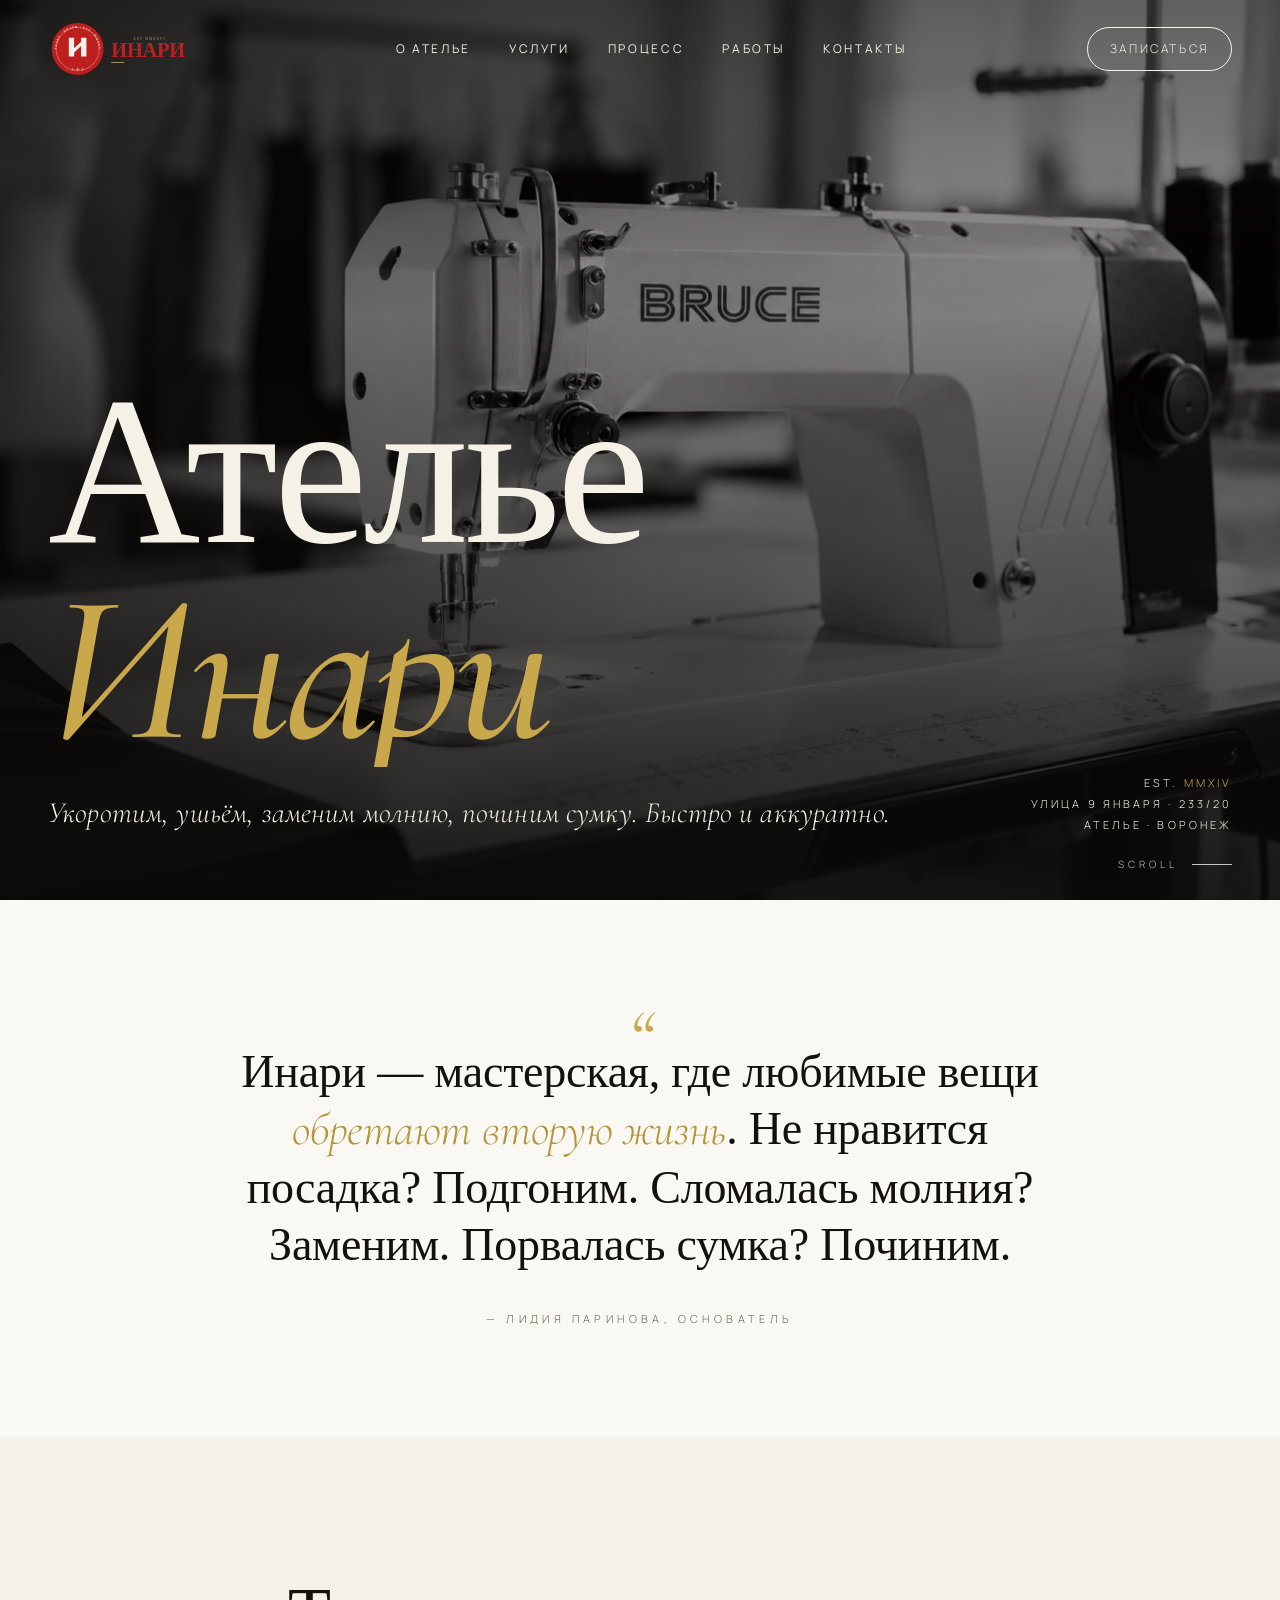
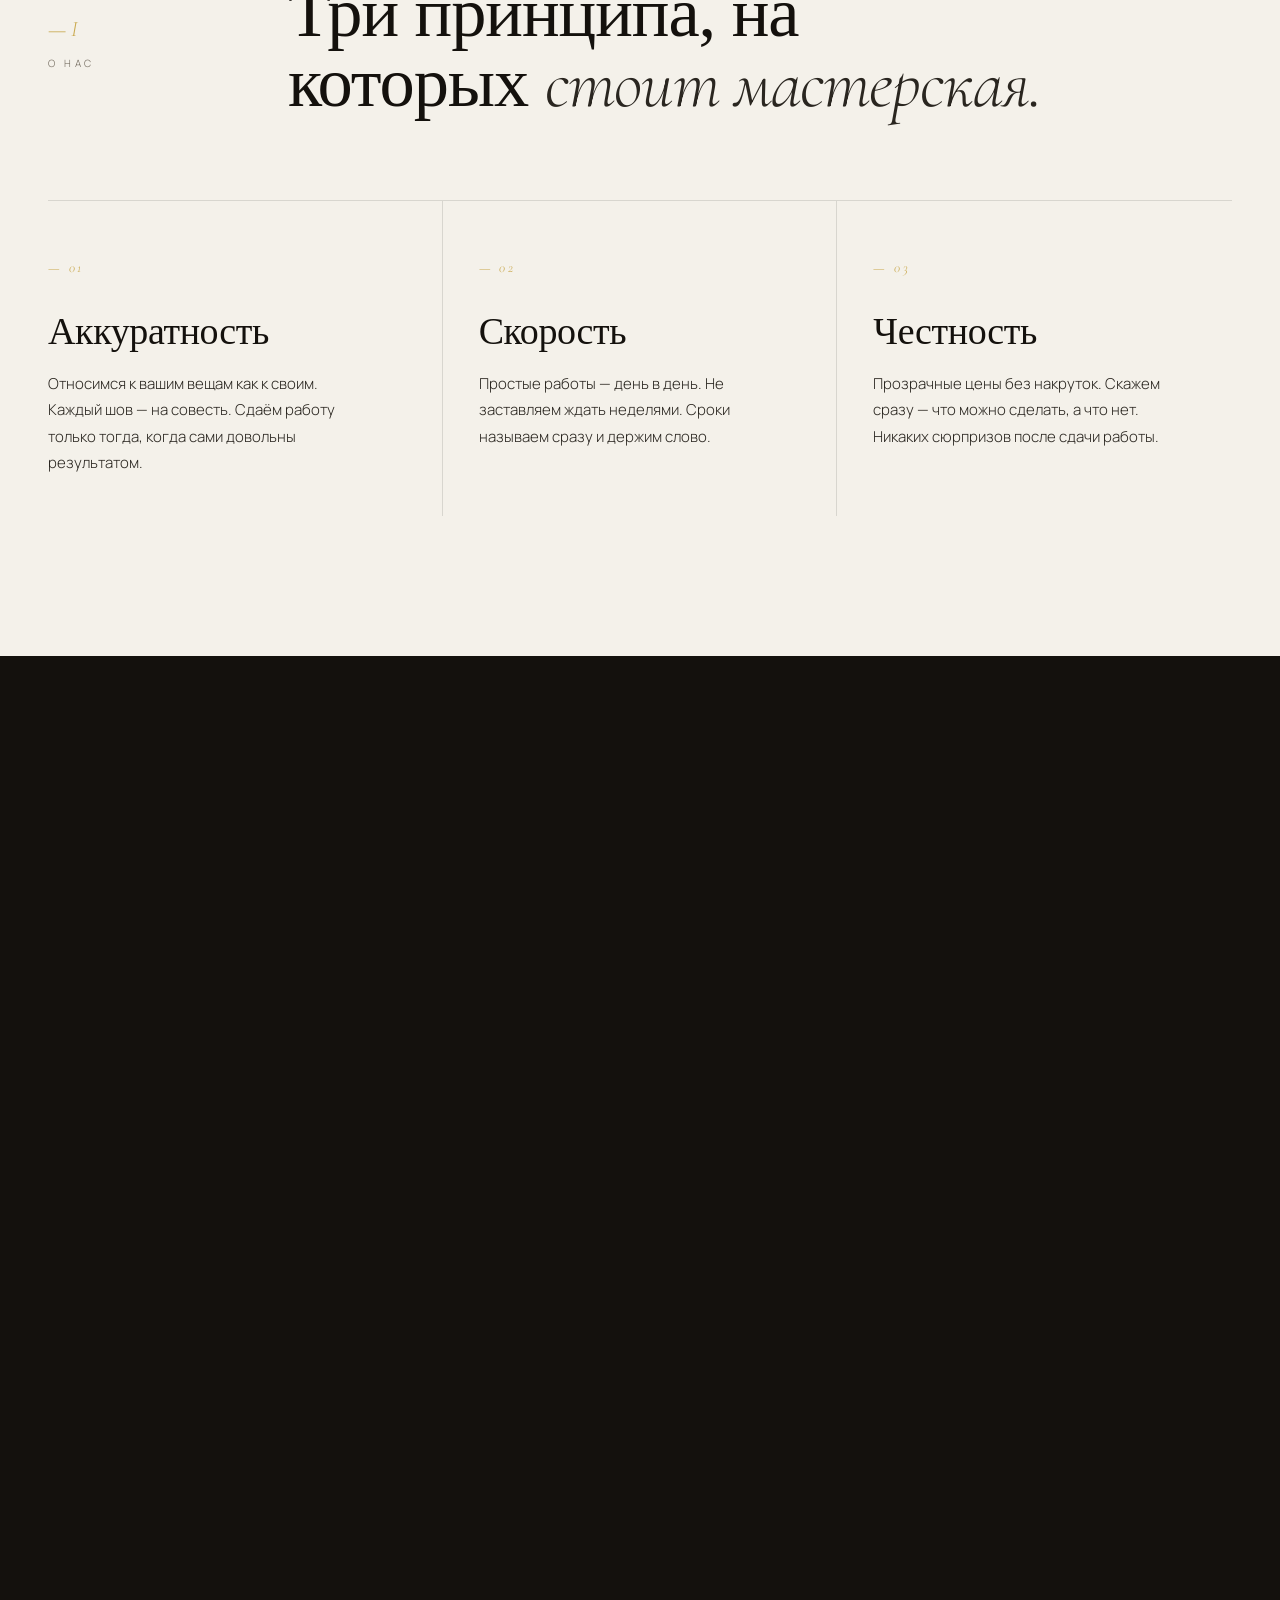
<file: index.html>
<!doctype html>
<html lang="ru">
<head>
<meta charset="utf-8" />
<title>Ателье Инари в Воронеже — ремонт и подгонка одежды | ул. 9 Января, 233/20</title>
<meta name="viewport" content="width=device-width, initial-scale=1" />
<meta name="description" content="Ателье Инари в Воронеже. Укоротить брюки, заменить молнию, ушить, ремонт сумок и рюкзаков, перетяжка колясок. Быстро. Рейтинг 4.9. ☎ +7 (958) 418-24-63" />
<meta name="keywords" content="ателье воронеж, ремонт одежды воронеж, подгонка одежды, заменить молнию воронеж, укоротить брюки, ремонт сумок воронеж, ателье инари, 9 января воронеж" />
<meta name="robots" content="index, follow" />
<meta name="theme-color" content="#14110D" />
<meta name="color-scheme" content="dark" />
<link rel="canonical" href="https://inari-atelier.ru/" />

<!-- Open Graph -->
<meta property="og:type" content="website" />
<meta property="og:url" content="https://inari-atelier.ru/" />
<meta property="og:site_name" content="Ателье Инари" />
<meta property="og:locale" content="ru_RU" />
<meta property="og:title" content="Ателье Инари — ремонт и подгонка одежды в Воронеже" />
<meta property="og:description" content="Укоротим, ушьём, заменим молнию, починим сумку. Быстро и аккуратно. Рейтинг 4.9 на Яндекс Картах. ул. 9 Января, 233/20." />
<meta property="og:image" content="https://inari-atelier.ru/og-image.jpg" />
<meta property="og:image:width" content="1366" />
<meta property="og:image:height" content="762" />
<meta property="og:image:type" content="image/jpeg" />
<meta property="og:image:alt" content="Ателье Инари — индивидуальный пошив в Воронеже" />

<!-- Twitter Card -->
<meta name="twitter:card" content="summary_large_image" />
<meta name="twitter:title" content="Ателье Инари — ремонт и подгонка одежды в Воронеже" />
<meta name="twitter:description" content="Укоротим, ушьём, заменим молнию, починим сумку. Быстро и аккуратно. Рейтинг 4.9. ул. 9 Января, 233/20." />
<meta name="twitter:image" content="https://inari-atelier.ru/og-image.jpg" />

<!-- Favicons -->
<link rel="icon" type="image/svg+xml" href="favicon.svg" />
<link rel="icon" type="image/png" sizes="32x32" href="favicon-32x32%20(2).png" />
<link rel="icon" type="image/png" sizes="16x16" href="favicon-16x16%20(2).png" />
<link rel="apple-touch-icon" sizes="180x180" href="apple-touch-icon%20(2).png" />
<link rel="manifest" href="manifest.json" />

<!-- Preload LCP image — responsive (mobile берёт hero-mobile.avif ~14KB, desktop 32KB) -->
<link rel="preload" as="image" href="hero.avif" imagesrcset="hero-mobile.avif 880w, hero.avif 1600w" imagesizes="100vw" type="image/avif" fetchpriority="high" />

<!-- Main JS — defer: грузится параллельно с HTML, выполняется после парсинга -->
<script src="app.js?v=2" defer></script>

<!-- DNS prefetch / preconnect -->
<link rel="dns-prefetch" href="https://yandex.ru" />
<link rel="preconnect" href="https://fonts.googleapis.com" crossorigin />
<link rel="preconnect" href="https://fonts.gstatic.com" crossorigin />

<!-- Google Fonts — не блокирует рендер (media=print trick) -->
<link rel="preload" as="style" href="https://fonts.googleapis.com/css2?family=Cormorant+Garamond:ital,wght@0,300;0,400;0,500;1,400;1,500&family=Manrope:wght@400;500&display=swap" />
<link rel="stylesheet" href="https://fonts.googleapis.com/css2?family=Cormorant+Garamond:ital,wght@0,300;0,400;0,500;1,400;1,500&family=Manrope:wght@400;500&display=swap" media="print" onload="this.media='all'" />
<noscript><link rel="stylesheet" href="https://fonts.googleapis.com/css2?family=Cormorant+Garamond:ital,wght@0,300;0,400;0,500;1,400;1,500&family=Manrope:wght@400;500&display=swap" /></noscript>
<style>
  /* Системные fallback-шрифты до загрузки Google Fonts */
  @font-face {
    font-family: "Cormorant Garamond";
    font-style: normal;
    font-weight: 300 500;
    font-display: swap;
    src: local("Georgia"), local("Times New Roman");
    size-adjust: 105%;
  }
  @font-face {
    font-family: "Manrope";
    font-style: normal;
    font-weight: 300 600;
    font-display: swap;
    src: local("Segoe UI"), local("Helvetica Neue"), local("Arial");
    size-adjust: 100%;
  }

  :root {
    --milk: #F4F1EA;
    --milk-2: #ECE7DC;
    --paper: #FAF8F3;
    --ink: #14110D;
    --ink-2: #2A2620;
    --mute: #6E665A;
    --rule: #1d1a15;
    --gold: #C9A84C;
    --gold-soft: #B89438;
    --serif: "Cormorant Garamond", "Times New Roman", serif;
    --sans: "Manrope", system-ui, sans-serif;
  }

  * { box-sizing: border-box; margin: 0; padding: 0; }
  html { scroll-behavior: smooth; }
  body.menu-open { overflow: hidden; }
  body.menu-open .nav {
    mix-blend-mode: normal;
    background: transparent;
    color: var(--milk);
  }
  body {
    background: var(--paper);
    color: var(--ink);
    font-family: var(--sans);
    font-weight: 300;
    font-size: 16px;
    line-height: 1.6;
    -webkit-font-smoothing: antialiased;
    text-rendering: optimizeLegibility;
    overflow-x: hidden;
  }
  img { max-width: 100%; display: block; }
  a { color: inherit; text-decoration: none; }

  .wrap { max-width: 1340px; margin: 0 auto; padding: 0 48px; }
  @media (max-width: 720px) { .wrap { padding: 0 24px; } }

  .serif { font-family: var(--serif); font-weight: 300; letter-spacing: -0.005em; }
  .eyebrow {
    font-family: var(--sans);
    font-size: 11px;
    font-weight: 500;
    letter-spacing: 0.32em;
    text-transform: uppercase;
    color: var(--mute);
  }
  .eyebrow .dot {
    display: inline-block;
    width: 5px; height: 5px;
    background: var(--gold);
    border-radius: 50%;
    transform: translateY(-2px);
    margin: 0 14px;
  }
  .hair {
    height: 1px;
    background: var(--ink);
    opacity: 0.15;
    width: 100%;
  }
  .vrule {
    width: 1px;
    background: currentColor;
    opacity: 0.2;
  }

  /* ──────── NAV ──────── */
  .nav {
    position: fixed;
    top: 0; left: 0; right: 0;
    z-index: 60;
    padding: 22px 48px;
    display: flex;
    align-items: center;
    justify-content: space-between;
    transition: background 600ms ease, padding 400ms ease, color 400ms ease;
    color: #f6f1e6;
  }
  .nav.scrolled {
    background: rgba(250,248,243,0.92);
    backdrop-filter: blur(14px);
    padding: 16px 48px;
    color: var(--ink);
    border-bottom: 1px solid rgba(20,17,13,0.06);
  }
  @media (max-width: 720px) { .nav, .nav.scrolled { padding-left: 24px; padding-right: 24px; } }

  .logo {
    display: flex;
    align-items: center;
    gap: 10px;
  }
  .logo-img {
    height: 54px;
    width: auto;
    display: block;
  }
  @media (max-width: 880px) {
    .logo-img { height: 36px; }
  }
  .foot-logo-img {
    height: 40px;
    width: auto;
    display: block;
  }
  .nav-links {
    display: flex;
    gap: 38px;
    font-size: 12px;
    letter-spacing: 0.22em;
    text-transform: uppercase;
    font-weight: 400;
  }
  .nav-links a {
    position: relative;
    padding: 4px 0;
    transition: opacity 300ms ease;
  }
  .nav-links a:hover { opacity: 0.55; }
  .nav-cta {
    font-size: 12px;
    letter-spacing: 0.22em;
    text-transform: uppercase;
    padding: 11px 22px;
    border: 1px solid currentColor;
    border-radius: 999px;
    transition: all 400ms ease;
  }
  .nav-cta:hover {
    background: var(--gold);
    border-color: var(--gold);
    color: #fff;
  }
  @media (max-width: 880px) { .nav-links, .nav-cta { display: none; } }

  /* ──────── BURGER ──────── */
  .nav-burger {
    display: none;
    flex-direction: column;
    justify-content: center;
    gap: 6px;
    cursor: pointer;
    padding: 6px;
    border: none;
    background: none;
    color: inherit;
    position: relative;
    z-index: 60;
  }
  .nav-burger span {
    display: block;
    width: 22px; height: 1px;
    background: currentColor;
    transition: transform 400ms ease, opacity 300ms ease;
    transform-origin: center;
  }
  body.menu-open .nav-burger span:nth-child(1) { transform: translateY(7px) rotate(45deg); }
  body.menu-open .nav-burger span:nth-child(2) { opacity: 0; transform: scaleX(0); }
  body.menu-open .nav-burger span:nth-child(3) { transform: translateY(-7px) rotate(-45deg); }
  @media (max-width: 880px) { .nav-burger { display: flex; } }

  /* ──────── MOBILE NAV OVERLAY ──────── */
  .nav-mobile {
    position: fixed; inset: 0;
    background: var(--ink);
    z-index: 55;
    display: flex;
    flex-direction: column;
    align-items: center;
    justify-content: center;
    gap: 0;
    opacity: 0;
    pointer-events: none;
    transition: opacity 450ms ease;
  }
  body.menu-open .nav-mobile { opacity: 1; pointer-events: all; }
  .nav-mobile a {
    font-family: var(--serif);
    font-style: italic;
    font-weight: 300;
    font-size: clamp(34px, 9vw, 54px);
    color: var(--milk);
    letter-spacing: -0.01em;
    padding: 12px 0;
    transition: color 300ms ease;
    opacity: 0;
    transform: translateY(20px);
    transition: color 300ms ease, opacity 500ms ease, transform 500ms ease;
  }
  body.menu-open .nav-mobile a { opacity: 1; transform: translateY(0); }
  body.menu-open .nav-mobile a:nth-child(1) { transition-delay: 80ms; }
  body.menu-open .nav-mobile a:nth-child(2) { transition-delay: 140ms; }
  body.menu-open .nav-mobile a:nth-child(3) { transition-delay: 200ms; }
  body.menu-open .nav-mobile a:nth-child(4) { transition-delay: 260ms; }
  body.menu-open .nav-mobile a:nth-child(5) { transition-delay: 320ms; }
  .nav-mobile a:hover { color: var(--gold); }
  .nav-mobile .mob-cta-wrap {
    display: flex; flex-direction: column; gap: 12px;
    margin-top: 36px; width: 100%; max-width: 280px;
    opacity: 0; transform: translateY(20px);
    transition: opacity 500ms ease 400ms, transform 500ms ease 400ms;
  }
  body.menu-open .nav-mobile .mob-cta-wrap { opacity: 1; transform: translateY(0); }
  .nav-mobile .mob-btn {
    display: flex; align-items: center; justify-content: center;
    padding: 15px 28px; border-radius: 999px;
    font-size: 12px; letter-spacing: 0.26em; text-transform: uppercase;
    font-family: var(--sans); font-style: normal; font-weight: 400;
    min-height: 48px; transition: all 400ms ease;
  }
  .nav-mobile .mob-btn.primary { background: var(--gold); color: var(--ink); border: 1px solid var(--gold); }
  .nav-mobile .mob-btn.primary:hover { background: #b8943a; }
  .nav-mobile .mob-btn.outline { border: 1px solid rgba(244,241,234,0.4); color: var(--milk); }
  .nav-mobile .mob-btn.outline:hover { border-color: var(--milk); }
  .nav-mobile-footer {
    position: absolute; bottom: 32px; left: 0; right: 0;
    text-align: center;
    font-size: 10px; letter-spacing: 0.35em; text-transform: uppercase;
    color: rgba(244,241,234,0.35);
    opacity: 0; transition: opacity 500ms ease 480ms;
  }
  body.menu-open .nav-mobile-footer { opacity: 1; }

  /* ──────── HERO ──────── */
  .hero {
    position: relative;
    min-height: 100vh;
    color: #f6f1e6;
    overflow: hidden;
    display: flex;
    align-items: flex-end;
    padding-bottom: 64px;
  }
  .hero::before {
    content: "";
    position: absolute; inset: 0;
    background: #0c0a08;
    z-index: 0;
  }
  .hero-img {
    position: absolute;
    inset: 0;
    width: 100%;
    height: 100%;
    object-fit: cover;
    object-position: 55% 30%;
    filter: grayscale(1) contrast(1.05) brightness(0.78);
    z-index: 1;
    transform: scale(1.02);
    animation: heroSlow 22s ease-out infinite alternate;
  }
  @keyframes heroSlow {
    from { transform: scale(1.02); }
    to   { transform: scale(1.10); }
  }
  .hero::after {
    content: "";
    position: absolute; inset: 0;
    background:
      linear-gradient(180deg, rgba(12,10,8,0.55) 0%, rgba(12,10,8,0.25) 35%, rgba(12,10,8,0.85) 100%),
      linear-gradient(90deg, rgba(12,10,8,0.45) 0%, rgba(12,10,8,0) 50%);
    z-index: 2;
  }
  .hero-inner {
    position: relative;
    z-index: 3;
    width: 100%;
  }
  .hero-grid {
    display: grid;
    grid-template-columns: 1fr auto;
    align-items: end;
    gap: 48px;
  }
  .hero-title {
    font-family: var(--serif);
    font-weight: 500;
    font-size: clamp(87px, 16.5vw, 252px);
    line-height: 0.92;
    letter-spacing: -0.02em;
    text-wrap: balance;
  }
  .hero-title .it { font-style: italic; font-weight: 500; color: var(--gold); }
  .hero-sub {
    font-family: var(--serif);
    font-style: italic;
    font-weight: 300;
    font-size: clamp(20px, 2.3vw, 30px);
    margin-top: 22px;
    opacity: 0.92;
    letter-spacing: 0.005em;
  }
  .hero-meta {
    font-size: 11px;
    letter-spacing: 0.28em;
    text-transform: uppercase;
    text-align: right;
    line-height: 1.9;
    opacity: 0.85;
  }
  .hero-meta .gold { color: var(--gold); }
  .scroll-hint {
    position: absolute;
    right: 48px; bottom: 28px;
    z-index: 3;
    font-size: 10px;
    letter-spacing: 0.4em;
    text-transform: uppercase;
    display: flex;
    align-items: center;
    gap: 14px;
    opacity: 0.8;
  }
  .scroll-hint .line {
    width: 40px; height: 1px; background: currentColor;
    animation: scrollLine 2.4s ease-in-out infinite;
  }
  @keyframes scrollLine {
    0%,100% { transform: scaleX(1); opacity: 0.4; }
    50%     { transform: scaleX(1.6); opacity: 1; }
  }
  @media (max-width: 720px) {
    .scroll-hint { right: 24px; }
    .hero-grid { grid-template-columns: 1fr; gap: 24px; }
    .hero-meta { text-align: left; font-size: 10px; letter-spacing: 0.2em; }
    .hero { min-height: 100svh; min-height: 100vh; padding-bottom: 48px; }
    .hero-sub { font-size: clamp(22px, 5.5vw, 32px); margin-top: 16px; }
    .hero-cta-mobile { display: flex !important; }
  }
  .hero-cta-mobile {
    display: none;
    flex-wrap: wrap; gap: 12px;
    margin-top: 28px;
  }
  .hero-cta-mobile a {
    display: inline-flex; align-items: center; justify-content: center;
    padding: 14px 28px; border-radius: 999px;
    font-family: var(--sans); font-size: 12px;
    letter-spacing: 0.24em; text-transform: uppercase;
    min-height: 48px; min-width: 44px;
    transition: all 400ms ease;
  }
  .hero-cta-mobile .hc-primary {
    background: var(--gold); color: var(--ink); border: 1px solid var(--gold);
  }
  .hero-cta-mobile .hc-outline {
    border: 1px solid rgba(246,241,230,0.45); color: #f6f1e6;
  }

  /* ──────── SECTION SCAFFOLD ──────── */
  section { position: relative; padding: 140px 0; }
  @media (max-width: 720px) { section { padding: 90px 0; } }

  .section-head {
    display: grid;
    grid-template-columns: 200px 1fr;
    gap: 40px;
    align-items: baseline;
    margin-bottom: 80px;
  }
  .section-head h2 {
    font-family: var(--serif);
    font-weight: 300;
    font-size: clamp(40px, 5.5vw, 76px);
    line-height: 1;
    letter-spacing: -0.015em;
    text-wrap: balance;
  }
  .section-head h2 .it { font-style: italic; color: var(--ink-2); }
  .section-head .index {
    font-family: var(--serif);
    font-style: italic;
    color: var(--gold);
    font-size: 22px;
  }
  .section-head .index small {
    display: block;
    font-family: var(--sans);
    font-style: normal;
    color: var(--mute);
    font-size: 10px;
    letter-spacing: 0.35em;
    text-transform: uppercase;
    margin-top: 8px;
  }
  @media (max-width: 720px) {
    .section-head { grid-template-columns: 1fr; gap: 16px; margin-bottom: 50px; }
  }

  /* ──────── PHILOSOPHY (quote) ──────── */
  .philo {
    background: var(--paper);
    padding-top: 110px;
    padding-bottom: 110px;
  }
  .philo-quote {
    max-width: 980px;
    margin: 0 auto;
    text-align: center;
  }
  .philo-quote .mark {
    color: var(--gold);
    font-family: var(--serif);
    font-style: italic;
    font-size: 80px;
    line-height: 0;
    display: inline-block;
    transform: translateY(28px);
  }
  .philo-quote p {
    font-family: var(--serif);
    font-weight: 300;
    font-size: clamp(28px, 3.6vw, 46px);
    line-height: 1.25;
    letter-spacing: -0.005em;
    text-wrap: balance;
  }
  .philo-quote p em { color: var(--gold-soft); font-style: italic; }
  .philo-quote .sign {
    margin-top: 36px;
    font-size: 11px;
    letter-spacing: 0.4em;
    text-transform: uppercase;
    color: var(--mute);
  }

  /* ──────── VALUES ──────── */
  .values {
    background: var(--milk);
  }
  .values-grid {
    display: grid;
    grid-template-columns: repeat(3, 1fr);
    gap: 0;
    border-top: 1px solid rgba(20,17,13,0.12);
  }
  .value {
    padding: 56px 36px 40px 0;
    border-right: 1px solid rgba(20,17,13,0.12);
    position: relative;
  }
  .value:last-child { border-right: none; padding-right: 0; }
  .value:not(:first-child) { padding-left: 36px; }
  .value .num {
    font-family: var(--serif);
    font-style: italic;
    color: var(--gold);
    font-size: 14px;
    letter-spacing: 0.2em;
    margin-bottom: 32px;
    display: block;
  }
  .value h3 {
    font-family: var(--serif);
    font-weight: 300;
    font-size: clamp(28px, 3vw, 38px);
    line-height: 1.1;
    margin-bottom: 18px;
    letter-spacing: -0.01em;
  }
  .value h3 .ja {
    display: block;
    font-size: 12px;
    letter-spacing: 0.4em;
    color: var(--mute);
    font-family: var(--sans);
    font-style: normal;
    text-transform: uppercase;
    margin-bottom: 14px;
  }
  .value p {
    color: var(--ink-2);
    font-size: 15px;
    line-height: 1.75;
    max-width: 32ch;
  }
  @media (max-width: 880px) {
    .values-grid { grid-template-columns: 1fr; }
    .value { border-right: none; border-bottom: 1px solid rgba(20,17,13,0.12); padding: 40px 0; }
    .value:not(:first-child) { padding-left: 0; }
    .value:last-child { border-bottom: none; }
  }

  /* ──────── SERVICES ──────── */
  .services { background: var(--ink); color: var(--milk); }
  .services .section-head h2 .it,
  .services .section-head .index small { color: rgba(244,241,234,0.55); }
  .services .section-head { color: var(--milk); }
  .svc-list {
    list-style: none;
    border-top: 1px solid rgba(244,241,234,0.18);
  }
  .svc {
    display: grid;
    grid-template-columns: 80px 1fr 1.4fr auto;
    align-items: center;
    gap: 32px;
    padding: 38px 0;
    border-bottom: 1px solid rgba(244,241,234,0.18);
    transition: padding 500ms ease, background 500ms ease;
    cursor: default;
    position: relative;
  }
  .svc:hover { padding-left: 24px; padding-right: 24px; }
  .svc:hover .svc-arrow { transform: translateX(8px); color: var(--gold); }
  .svc-num {
    font-family: var(--serif);
    font-style: italic;
    color: var(--gold);
    font-size: 18px;
    letter-spacing: 0.1em;
  }
  .svc-name {
    font-family: var(--serif);
    font-weight: 300;
    font-size: clamp(26px, 3.2vw, 42px);
    line-height: 1.05;
    letter-spacing: -0.01em;
  }
  .svc-desc {
    color: rgba(244,241,234,0.62);
    font-size: 14px;
    line-height: 1.7;
    max-width: 48ch;
  }
  .svc-arrow {
    font-family: var(--serif);
    font-style: italic;
    color: rgba(244,241,234,0.55);
    font-size: 22px;
    transition: transform 500ms ease, color 500ms ease;
  }
  @media (max-width: 880px) {
    .svc { grid-template-columns: 50px 1fr; }
    .svc-desc, .svc-arrow { grid-column: 2 / -1; }
    .svc-arrow { justify-self: end; }
  }

  /* ──────── PROCESS ──────── */
  .process { background: var(--paper); }
  .process-grid {
    display: grid;
    grid-template-columns: 1.05fr 1fr;
    gap: 80px;
    align-items: stretch;
  }
  @media (max-width: 980px) { .process-grid { grid-template-columns: 1fr; gap: 50px; } }

  .process-steps {
    display: flex;
    flex-direction: column;
    gap: 0;
  }
  .step {
    display: grid;
    grid-template-columns: 90px 1fr;
    gap: 28px;
    padding: 36px 0;
    border-bottom: 1px solid rgba(20,17,13,0.12);
    align-items: start;
    position: relative;
  }
  .step:first-child { padding-top: 0; border-top: 1px solid rgba(20,17,13,0.12); }
  .step .num {
    font-family: var(--serif);
    font-weight: 300;
    font-size: 64px;
    line-height: 0.9;
    color: var(--ink);
    display: flex;
    flex-direction: column;
    gap: 2px;
  }
  .step .num .ja {
    font-size: 13px;
    color: var(--gold);
    letter-spacing: 0.4em;
    font-family: var(--sans);
  }
  .step h4 {
    font-family: var(--serif);
    font-weight: 300;
    font-size: clamp(24px, 2.4vw, 30px);
    margin-bottom: 8px;
    letter-spacing: -0.005em;
  }
  .step h4 em { color: var(--gold-soft); font-style: italic; }
  .step p {
    color: var(--ink-2);
    font-size: 14px;
    line-height: 1.75;
    max-width: 42ch;
  }

  .process-figure {
    position: relative;
    background: var(--milk-2);
    overflow: hidden;
    min-height: 540px;
  }
  .process-figure img {
    position: absolute; inset: 0;
    width: 100%; height: 100%;
    object-fit: cover;
    filter: grayscale(0.9) contrast(1.05) brightness(0.95);
    transition: transform 1600ms cubic-bezier(.2,.7,.2,1);
  }
  .process-figure:hover img { transform: scale(1.06); }
  .process-figure .stamp {
    position: absolute;
    bottom: 24px; left: 28px;
    color: #f6f1e6;
    font-size: 10px;
    letter-spacing: 0.4em;
    text-transform: uppercase;
    z-index: 2;
  }
  .process-figure .frame {
    position: absolute; inset: 18px;
    border: 1px solid rgba(246,241,230,0.35);
    pointer-events: none;
    z-index: 2;
  }

  /* ──────── GALLERY ──────── */
  .gallery {
    background: var(--milk);
    padding-bottom: 140px;
  }
  .gallery > .wrap { padding-bottom: 0; }

  /* ── КАРУСЕЛЬ ── */
  .carousel-wrap {
    width: 100%;
    overflow: hidden;
    cursor: grab;
    user-select: none;
    -webkit-user-select: none;
    margin-top: 48px;
    touch-action: pan-y; /* браузер обрабатывает вертикальный скролл, JS — горизонтальный */
  }
  .carousel-wrap.is-dragging { cursor: grabbing; }
  .carousel-track {
    display: flex;
    gap: 6px;
    width: max-content;
    /* CLS prevention: резервируем высоту до того как JS добавит элементы */
    min-height: clamp(220px, 28vw, 420px);
    will-change: transform;
  }
  .car-item {
    flex-shrink: 0;
    width: clamp(220px, 28vw, 420px);
    aspect-ratio: 1 / 1;
    overflow: hidden;
    background: var(--ink);
  }
  .car-item img {
    width: 100%; height: 100%;
    object-fit: cover;
    pointer-events: none;
    filter: grayscale(0.15) contrast(1.02);
    transition: filter 400ms ease;
    display: block;
  }
  .carousel-wrap:hover .car-item img { filter: grayscale(0) contrast(1.05); }
  @media (max-width: 600px) {
    .car-item { width: clamp(200px, 72vw, 300px); }
  }

  /* ──────── CTA ──────── */
  .cta-section {
    background: var(--ink);
    color: var(--milk);
    text-align: center;
    padding: 160px 0;
    position: relative;
    overflow: hidden;
  }
  .cta-section::before {
    content: "И";
    position: absolute;
    inset: 0;
    display: flex; align-items: center; justify-content: center;
    font-family: var(--serif);
    font-size: clamp(280px, 50vw, 720px);
    color: rgba(201,168,76,0.05);
    line-height: 1;
    letter-spacing: 0.05em;
    pointer-events: none;
    user-select: none;
  }
  .cta-inner { position: relative; z-index: 1; }
  .cta-eyebrow {
    color: var(--gold);
    font-size: 11px;
    letter-spacing: 0.4em;
    text-transform: uppercase;
    margin-bottom: 32px;
  }
  .cta-section h2 {
    font-family: var(--serif);
    font-weight: 300;
    font-size: clamp(44px, 7vw, 110px);
    line-height: 0.98;
    letter-spacing: -0.02em;
    margin-bottom: 32px;
    text-wrap: balance;
  }
  .cta-section h2 .it { font-style: italic; color: var(--gold); }
  .cta-section p.lead {
    font-family: var(--serif);
    font-style: italic;
    font-size: clamp(18px, 2vw, 24px);
    color: rgba(244,241,234,0.7);
    max-width: 540px;
    margin: 0 auto 56px;
    line-height: 1.5;
  }
  .cta-btn {
    display: inline-flex;
    align-items: center;
    gap: 18px;
    padding: 22px 44px;
    border: 1px solid var(--gold);
    color: var(--milk);
    font-size: 12px;
    letter-spacing: 0.35em;
    text-transform: uppercase;
    border-radius: 999px;
    transition: all 600ms cubic-bezier(.2,.7,.2,1);
    position: relative;
    overflow: hidden;
  }
  .cta-btn .arrow {
    width: 28px; height: 1px;
    background: var(--gold);
    position: relative;
    transition: width 600ms ease;
  }
  .cta-btn .arrow::after {
    content: "";
    position: absolute;
    right: 0; top: -3px;
    width: 7px; height: 7px;
    border-top: 1px solid var(--gold);
    border-right: 1px solid var(--gold);
    transform: rotate(45deg);
  }
  .cta-btn:hover { background: var(--gold); color: var(--ink); border-color: var(--gold); }
  .cta-btn:hover .arrow { background: var(--ink); width: 44px; }
  .cta-btn:hover .arrow::after { border-color: var(--ink); }

  /* ──────── CONTACTS ──────── */
  .contacts { background: var(--paper); }
  .contacts-grid {
    display: grid;
    grid-template-columns: 1fr 1.1fr;
    gap: 80px;
  }
  @media (max-width: 980px) { .contacts-grid { grid-template-columns: 1fr; gap: 50px; } }

  .contacts h3 {
    font-family: var(--serif);
    font-weight: 300;
    font-size: clamp(36px, 4.5vw, 58px);
    line-height: 1.02;
    margin-bottom: 40px;
    letter-spacing: -0.01em;
  }
  .contacts h3 em { color: var(--gold-soft); font-style: italic; }
  .contacts-block {
    border-top: 1px solid rgba(20,17,13,0.12);
  }
  .c-row {
    display: grid;
    grid-template-columns: 140px 1fr;
    gap: 32px;
    padding: 22px 0;
    border-bottom: 1px solid rgba(20,17,13,0.12);
    align-items: baseline;
  }
  .c-row .label {
    font-size: 10px;
    letter-spacing: 0.35em;
    text-transform: uppercase;
    color: var(--mute);
  }
  .c-row .value {
    font-family: var(--serif);
    font-weight: 300;
    font-size: clamp(18px, 2vw, 24px);
    line-height: 1.35;
  }
  .c-row .value a:hover { color: var(--gold-soft); }
  .c-row .value .small {
    font-family: var(--sans);
    font-size: 12px;
    color: var(--mute);
    letter-spacing: 0.05em;
    margin-top: 4px;
  }
  .hours-table {
    width: 100%;
    border-collapse: collapse;
    font-size: 14px;
  }
  .hours-table td {
    padding: 7px 0;
    border-bottom: 1px dotted rgba(20,17,13,0.15);
  }
  .hours-table td:first-child { color: var(--ink-2); }
  .hours-table td:last-child { text-align: right; color: var(--mute); font-variant-numeric: tabular-nums; }
  .hours-table tr.today td { color: var(--gold-soft); font-weight: 500; }
  .hours-table tr.today td:last-child { color: var(--gold-soft); }

  .rating {
    display: inline-flex;
    align-items: center;
    gap: 14px;
    padding: 14px 22px;
    border: 1px solid rgba(20,17,13,0.15);
    border-radius: 999px;
    margin-top: 24px;
    font-size: 12px;
    letter-spacing: 0.15em;
    text-transform: uppercase;
    color: var(--ink-2);
  }
  .rating .score {
    font-family: var(--serif);
    font-style: italic;
    font-size: 22px;
    color: var(--gold-soft);
    letter-spacing: 0;
  }
  .rating .stars { color: var(--gold); letter-spacing: 1px; }

  /* ──────── FOOTER ──────── */
  footer {
    background: var(--ink);
    color: rgba(244,241,234,0.7);
    padding: 80px 0 40px;
  }
  .foot-top {
    display: grid;
    grid-template-columns: 1fr auto 1fr;
    align-items: center;
    gap: 40px;
    padding-bottom: 60px;
    border-bottom: 1px solid rgba(244,241,234,0.18);
  }
  .foot-logo {
    font-family: var(--serif);
    font-style: italic;
    font-size: 28px;
    color: var(--milk);
  }
  .foot-tag {
    font-family: var(--serif);
    font-style: italic;
    color: var(--milk);
    font-size: 22px;
    text-align: center;
    line-height: 1.4;
  }
  .foot-tag em { color: var(--gold); }
  .foot-links {
    display: flex;
    gap: 22px;
    justify-content: flex-end;
    font-size: 11px;
    letter-spacing: 0.3em;
    text-transform: uppercase;
  }
  .foot-links a:hover { color: var(--gold); }
  .foot-bot {
    display: flex;
    justify-content: space-between;
    align-items: center;
    padding-top: 32px;
    font-size: 11px;
    letter-spacing: 0.2em;
    text-transform: uppercase;
    color: rgba(244,241,234,0.5);
  }
  @media (max-width: 720px) {
    .foot-top { grid-template-columns: 1fr; text-align: center; }
    .foot-links { justify-content: center; flex-wrap: wrap; }
    .foot-bot { flex-direction: column; gap: 14px; text-align: center; }
  }

  /* ──────── REVEAL ON SCROLL ──────── */
  .reveal {
    opacity: 0;
    transform: translateY(28px);
    transition: opacity 1400ms cubic-bezier(.2,.7,.2,1), transform 1400ms cubic-bezier(.2,.7,.2,1);
  }
  .reveal.in { opacity: 1; transform: translateY(0); }
  .reveal.d1 { transition-delay: 120ms; }
  .reveal.d2 { transition-delay: 240ms; }
  .reveal.d3 { transition-delay: 360ms; }
  .reveal.d4 { transition-delay: 480ms; }

  /* hero text reveal */
  .hero-title .line { display: block; overflow: hidden; }
  .hero-title .line span {
    display: inline-block;
    transform: translateY(110%);
    animation: lineUp 1400ms cubic-bezier(.2,.7,.2,1) forwards;
  }
  .hero-title .line.l2 span { animation-delay: 220ms; }
  .hero-sub.heroFade, .hero-meta.heroFade {
    opacity: 0;
    animation: heroFade 1400ms ease-out 800ms forwards;
  }
  @keyframes lineUp { to { transform: translateY(0); } }
  @keyframes heroFade { to { opacity: 1; } }

  ::selection { background: var(--gold); color: var(--ink); }

  /* ──────── REVIEWS ──────── */
  .reviews { background: var(--ink); color: var(--milk); text-align: center; padding: 120px 0; }
  .reviews-inner { max-width: 780px; margin: 0 auto; }
  .reviews .section-label {
    font-size: 11px; letter-spacing: 0.4em; text-transform: uppercase;
    color: var(--gold); margin-bottom: 32px;
  }
  .reviews h2 {
    font-family: var(--serif); font-weight: 300;
    font-size: clamp(38px, 5vw, 68px); line-height: 1.05;
    letter-spacing: -0.015em; margin-bottom: 28px;
  }
  .reviews h2 .it { font-style: italic; color: var(--gold); }
  .reviews-rating {
    display: inline-flex; align-items: center; gap: 16px;
    font-family: var(--serif); font-size: clamp(52px, 8vw, 88px);
    font-weight: 300; color: var(--gold); line-height: 1;
    margin-bottom: 16px;
  }
  .reviews-rating .stars { font-size: 22px; letter-spacing: 4px; }
  .reviews-sub {
    color: rgba(244,241,234,0.6); font-size: 14px;
    letter-spacing: 0.12em; margin-bottom: 48px; line-height: 1.6;
  }
  .reviews-btn {
    display: inline-flex; align-items: center; gap: 16px;
    padding: 18px 36px; border: 1px solid var(--gold);
    color: var(--milk); font-size: 12px; letter-spacing: 0.3em;
    text-transform: uppercase; border-radius: 999px;
    transition: all 500ms ease;
  }
  .reviews-btn:hover { background: var(--gold); color: var(--ink); }

  /* ──────── FAQ ──────── */
  .faq { background: var(--milk); }
  .faq-list { max-width: 860px; border-top: 1px solid rgba(20,17,13,0.12); }
  .faq-list details {
    border-bottom: 1px solid rgba(20,17,13,0.12);
    overflow: hidden;
  }
  .faq-list summary {
    display: grid; grid-template-columns: 1fr auto;
    align-items: center; gap: 20px;
    padding: 26px 0; cursor: pointer; list-style: none;
    font-family: var(--serif); font-weight: 300;
    font-size: clamp(20px, 2.2vw, 26px); letter-spacing: -0.005em;
    transition: color 300ms ease;
  }
  .faq-list summary::-webkit-details-marker { display: none; }
  .faq-list summary:hover { color: var(--gold-soft); }
  .faq-list summary .faq-icon {
    font-family: var(--serif); font-style: italic;
    color: var(--gold); font-size: 24px;
    transition: transform 400ms ease; flex-shrink: 0;
  }
  .faq-list details[open] summary .faq-icon { transform: rotate(45deg); }
  .faq-list .faq-body {
    padding: 0 0 28px; color: var(--ink-2);
    font-size: 15px; line-height: 1.75; max-width: 68ch;
  }

  /* ──────── ROUTE BTN ──────── */
  .route-btn {
    display: inline-flex; align-items: center; gap: 12px;
    padding: 14px 32px; border: 1px solid var(--gold);
    color: var(--ink); font-size: 12px; letter-spacing: 0.28em;
    text-transform: uppercase; border-radius: 999px;
    transition: all 400ms ease;
  }
  .route-btn:hover { background: var(--gold); color: #fff; }

  /* ──────── CTA OUTLINE BTN ──────── */
  .cta-btn-outline {
    background: transparent;
    border-color: rgba(244,241,234,0.4);
    color: rgba(244,241,234,0.75);
  }
  .cta-btn-outline:hover { background: rgba(244,241,234,0.12); border-color: var(--milk); color: var(--milk); }
  .cta-btn-outline .arrow { background: rgba(244,241,234,0.5); }
  .cta-btn-outline .arrow::after { border-color: rgba(244,241,234,0.5); }
  .cta-btns { display: flex; flex-wrap: wrap; gap: 18px; justify-content: center; }

  /* ──────── SERVICES CTA ROW ──────── */
  .svc-cta {
    display: flex; flex-wrap: wrap; gap: 16px;
    padding-top: 56px; border-top: 1px solid rgba(244,241,234,0.18);
    margin-top: 16px;
  }
  .svc-cta-btn {
    display: inline-flex; align-items: center; gap: 14px;
    padding: 18px 36px; border-radius: 999px;
    font-size: 12px; letter-spacing: 0.28em; text-transform: uppercase;
    transition: all 400ms ease;
  }
  .svc-cta-btn.primary { background: var(--gold); color: var(--ink); border: 1px solid var(--gold); }
  .svc-cta-btn.primary:hover { background: #b8943a; border-color: #b8943a; }
  .svc-cta-btn.outline { border: 1px solid rgba(244,241,234,0.45); color: rgba(244,241,234,0.8); }
  .svc-cta-btn.outline:hover { border-color: var(--milk); color: var(--milk); }

  /* ──────── PERFORMANCE: content-visibility ────────
     Браузер пропускает рендеринг секций пока они не вошли в viewport.
     contain-intrinsic-size резервирует место — нет CLS. */
  .values,
  .services,
  .process,
  .gallery,
  .reviews,
  .cta-section,
  .contacts,
  .faq,
  footer {
    content-visibility: auto;
    contain-intrinsic-size: auto 900px;
  }

  /* ──────── MOBILE PERFORMANCE OVERRIDES ────────
     Тяжёлые эффекты убираем для устройств <= 880px:
     filter, backdrop-filter, длинные анимации — дорогие на mobile GPU. */
  @media (max-width: 880px) {
    .hero-img {
      animation: none;
      transform: none;
      /* убираем CSS filter — LCP быстрее, ::after-градиент даёт затемнение */
      filter: brightness(0.7);
    }
    .nav.scrolled {
      backdrop-filter: none;
      -webkit-backdrop-filter: none;
      background: rgba(250,248,243,0.97);
    }
    .car-item img {
      filter: none;
      transition: none;
    }
    .process-figure img {
      filter: brightness(0.95);
      transition: none;
    }
    .process-figure:hover img { transform: none; }
    .svc {
      transition: none;
    }
    .svc:hover { padding-left: 0; padding-right: 0; }
    /* Уменьшаем тяжелые reveal-задержки */
    .reveal {
      transition-duration: 700ms;
    }
  }

  /* ──────── PREFERS-REDUCED-MOTION ────────
     Полное уважение к настройке "уменьшить движение" */
  @media (prefers-reduced-motion: reduce) {
    *, *::before, *::after {
      animation-duration: 0.01ms !important;
      animation-iteration-count: 1 !important;
      transition-duration: 0.01ms !important;
      scroll-behavior: auto !important;
    }
    .hero-img { animation: none; transform: none; }
    .reveal { opacity: 1; transform: none; }
  }
</style>
<script type="application/ld+json">
{
  "@context": "https://schema.org",
  "@type": "ClothingStore",
  "name": "Ателье Инари",
  "description": "Ремонт и подгонка одежды в Воронеже. Укоротить, ушить, заменить молнию, ремонт сумок и рюкзаков, перетяжка колясок.",
  "image": "XXXL.webp",
  "address": {
    "@type": "PostalAddress",
    "streetAddress": "ул. 9 Января, 233/20",
    "addressLocality": "Воронеж",
    "addressCountry": "RU"
  },
  "telephone": "+79584182463",
  "url": "https://yandex.ru/maps/org/inari/100336896363/",
  "sameAs": ["https://vk.com/lidiaparinova", "https://yandex.ru/maps/org/inari/100336896363/"],
  "openingHoursSpecification": [
    {"@type": "OpeningHoursSpecification", "dayOfWeek": ["Monday","Tuesday","Wednesday","Thursday","Friday","Saturday"], "opens": "10:00", "closes": "19:00"}
  ],
  "geo": {"@type": "GeoCoordinates", "latitude": 51.680375, "longitude": 39.123472},
  "aggregateRating": {"@type": "AggregateRating", "ratingValue": "4.9", "bestRating": "5", "ratingCount": "50"}
}
</script>
</head>
<body>

<!-- NAV -->
<nav class="nav" id="nav">
  <a href="#top" class="logo">
    <img src="logo.svg" alt="Ателье Инари" class="logo-img" width="620" height="200" />
  </a>
  <div class="nav-links">
    <a href="#about">О ателье</a>
    <a href="#services">Услуги</a>
    <a href="#process">Процесс</a>
    <a href="#gallery">Работы</a>
    <a href="#contacts">Контакты</a>
  </div>
  <a href="#cta" class="nav-cta">Записаться</a>
  <button class="nav-burger" id="burger" aria-label="Меню">
    <span></span><span></span><span></span>
  </button>
</nav>

<!-- MOBILE NAV -->
<div class="nav-mobile" id="navMobile" aria-hidden="true">
  <a href="#about" class="mob-link">О ателье</a>
  <a href="#services" class="mob-link">Услуги</a>
  <a href="#process" class="mob-link">Процесс</a>
  <a href="#gallery" class="mob-link">Работы</a>
  <a href="#contacts" class="mob-link">Контакты</a>
  <div class="mob-cta-wrap">
    <a class="mob-btn primary" href="tel:+79584182463">Позвонить</a>
    <a class="mob-btn outline" href="https://vk.com/lidiaparinova" target="_blank" rel="noopener">ВКонтакте</a>
  </div>
  <div class="nav-mobile-footer">Ателье Инари · Воронеж · с 2014</div>
</div>

<!-- HERO -->
<header class="hero" id="top">
  <picture>
    <source media="(max-width: 880px)" srcset="hero-mobile.avif" type="image/avif" />
    <img class="hero-img" src="hero.avif" width="1366" height="768" alt="" fetchpriority="high" decoding="async" aria-hidden="true" />
  </picture>
  <div class="wrap hero-inner">
    <div class="hero-grid">
      <div>
        <h1 class="hero-title">
          <span class="line"><span>Ателье </span></span>
          <span class="line l2"><span class="it">Инари</span></span>
        </h1>
        <p class="hero-sub heroFade">Укоротим, ушьём, заменим молнию, починим сумку. Быстро и аккуратно.</p>
        <div class="hero-cta-mobile heroFade">
          <a class="hc-primary" href="tel:+79584182463">Позвонить</a>
          <a class="hc-outline" href="https://vk.com/lidiaparinova" target="_blank" rel="noopener">ВКонтакте</a>
        </div>
      </div>
      <div class="hero-meta heroFade">
        <div>Est. <span class="gold">MMXIV</span></div>
        <div>Улица 9 Января · 233/20</div>
        <div>Ателье · Воронеж</div>
      </div>
    </div>
  </div>
  <div class="scroll-hint heroFade">
    <span>Scroll</span><span class="line"></span>
  </div>
</header>

<!-- PHILOSOPHY QUOTE -->
<section class="philo">
  <div class="wrap">
    <div class="philo-quote reveal">
      <span class="mark">“</span>
      <p>Инари — мастерская, где любимые вещи <em>обретают вторую жизнь</em>. Не нравится посадка? Подгоним. Сломалась молния? Заменим. Порвалась сумка? Починим.</p>
      <div class="sign">— Лидия Паринова, основатель</div>
    </div>
  </div>
</section>

<!-- VALUES / ABOUT -->
<section class="values" id="about">
  <div class="wrap">
    <div class="section-head">
      <div class="index reveal">— I<small>О нас</small></div>
      <h2 class="reveal d1">Три принципа, на которых <span class="it">стоит мастерская.</span></h2>
    </div>
    <div class="values-grid">
      <div class="value reveal d1">
        <span class="num">— 01</span>
        <h3>Аккуратность</h3>
        <p>Относимся к вашим вещам как к своим. Каждый шов — на совесть. Сдаём работу только тогда, когда сами довольны результатом.</p>
      </div>
      <div class="value reveal d2">
        <span class="num">— 02</span>
        <h3>Скорость</h3>
        <p>Простые работы — день в день. Не заставляем ждать неделями. Сроки называем сразу и держим слово.</p>
      </div>
      <div class="value reveal d3">
        <span class="num">— 03</span>
        <h3>Честность</h3>
        <p>Прозрачные цены без накруток. Скажем сразу — что можно сделать, а что нет. Никаких сюрпризов после сдачи работы.</p>
      </div>
    </div>
  </div>
</section>

<!-- SERVICES -->
<section class="services" id="services">
  <div class="wrap">
    <div class="section-head">
      <div class="index reveal">— II<small>Услуги</small></div>
      <h2 class="reveal d1">Что мы <span class="it">починим и подгоним.</span></h2>
    </div>
    <ul class="svc-list" id="svc-list" data-source="data/services.json">
      <li class="svc reveal d1">
        <div class="svc-num">— 01</div>
        <div class="svc-name">Укоротить</div>
        <div class="svc-desc">Джинсы, брюки, юбку, платье — подошьём аккуратно по нужной длине. Быстро и незаметно.</div>
        <div class="svc-arrow">→</div>
      </li>
      <li class="svc reveal d2">
        <div class="svc-num">— 02</div>
        <div class="svc-name">Заменить <em style="font-style:italic;color:var(--gold)">молнию</em></div>
        <div class="svc-desc">В джинсах, брюках, куртке — подберём молнию и установим как новую. Не будет видно, что меняли.</div>
        <div class="svc-arrow">→</div>
      </li>
      <li class="svc reveal d3">
        <div class="svc-num">— 03</div>
        <div class="svc-name">Ушить или расширить</div>
        <div class="svc-desc">Джинсы, брюки, юбка — подгоним вещь точно по фигуре. Посадка будет как будто шили на вас.</div>
        <div class="svc-arrow">→</div>
      </li>
      <li class="svc reveal d4">
        <div class="svc-num">— 04</div>
        <div class="svc-name">Ремонт сумок <em style="font-style:italic;color:var(--gold)">и рюкзаков</em></div>
        <div class="svc-desc">Замена молний, ремонт ручек, швов, фурнитуры. Вернём любимый аксессуар в строй.</div>
        <div class="svc-arrow">→</div>
      </li>
      <li class="svc reveal d1">
        <div class="svc-num">— 05</div>
        <div class="svc-name">Перетяжка колясок</div>
        <div class="svc-desc">Обновим или восстановим обивку детских колясок. Чистая, аккуратная работа — коляска как новая.</div>
        <div class="svc-arrow">→</div>
      </li>
      <li class="svc reveal d2">
        <div class="svc-num">— 06</div>
        <div class="svc-name">Другой ремонт <em style="font-style:italic;color:var(--gold)">одежды</em></div>
        <div class="svc-desc">Подкладка, фурнитура, швы, подгибы. Спросите — скорее всего поможем. Берёмся за то, за что другие не берутся.</div>
        <div class="svc-arrow">→</div>
      </li>
      <li class="svc reveal d3">
        <div class="svc-num">— 07</div>
        <div class="svc-name">Ремонт <em style="font-style:italic;color:var(--gold)">кожаных изделий</em></div>
        <div class="svc-desc">Куртка, пальто, сумка из кожи — починим шов, заменим молнию, подклеим или прошьём. Работаем с натуральной и искусственной кожей.</div>
        <div class="svc-arrow">→</div>
      </li>
    </ul>
    <div class="svc-cta reveal d3">
      <a class="svc-cta-btn primary" href="tel:+79584182463">Позвонить</a>
      <a class="svc-cta-btn outline" href="https://vk.com/lidiaparinova" target="_blank" rel="noopener">Написать ВКонтакте</a>
    </div>
  </div>
</section>

<!-- PROCESS -->
<section class="process" id="process">
  <div class="wrap">
    <div class="section-head">
      <div class="index reveal">— III<small>Процесс</small></div>
      <h2 class="reveal d1">Четыре шага. <span class="it">Всё просто.</span></h2>
    </div>
    <div class="process-grid">
      <div class="process-steps">
        <div class="step reveal d1">
          <div class="num">01</div>
          <div>
            <h4>Приносите вещь</h4>
            <p>Приходите в ателье в рабочие часы. Запись не обязательна — просто заходите.</p>
          </div>
        </div>
        <div class="step reveal d2">
          <div class="num">02</div>
          <div>
            <h4>Обсуждаем</h4>
            <p>Смотрим что нужно сделать. Сразу называем цену и срок — без сюрпризов потом.</p>
          </div>
        </div>
        <div class="step reveal d3">
          <div class="num">03</div>
          <div>
            <h4>Делаем</h4>
            <p>Выполняем работу аккуратно и в срок. Простые задачи — часто в тот же день.</p>
          </div>
        </div>
        <div class="step reveal d4">
          <div class="num">04</div>
          <div>
            <h4>Забираете</h4>
            <p>Получаете вещь как новую. Радуетесь — и приходите снова.</p>
          </div>
        </div>
      </div>
      <div class="process-figure reveal d2">
        <img src="XXXL%20(1).webp" alt="Швейная машина мастерской" loading="lazy" decoding="async" width="800" height="800" />
        <div class="frame"></div>
        <div class="stamp">— Workshop · Воронеж</div>
      </div>
    </div>
  </div>
</section>

<!-- GALLERY -->
<section class="gallery" id="gallery">
  <div class="wrap">
    <div class="section-head">
      <div class="index reveal">— IV<small>Работы</small></div>
      <h2 class="reveal d1">Избранные работы <span class="it">мастерской.</span></h2>
    </div>
  </div>
  <!-- Карусель: items генерируются в app.js при попадании секции в viewport.
       Это убирает 20 предзагрузок (~1.2MB) с initial load. SEO: schema.org image выше. -->
  <div class="carousel-wrap" id="carouselWrap">
    <div class="carousel-track" id="carouselTrack"></div>
  </div>
</section>

<!-- REVIEWS -->
<section class="reviews" id="reviews">
  <div class="wrap">
    <div class="reviews-inner">
      <div class="section-label reveal">— Отзывы клиентов —</div>
      <h2 class="reveal d1">Что говорят <span class="it">клиенты.</span></h2>
      <div class="reviews-rating reveal d2">
        <span>4.9</span>
        <span class="stars">★★★★★</span>
      </div>
      <p class="reviews-sub reveal d3">Рейтинг 4.9 — на основе отзывов реальных клиентов на Яндекс Картах</p>
      <a class="reviews-btn reveal d4" href="https://yandex.ru/maps/org/inari/100336896363/" target="_blank" rel="noopener">
        Смотреть отзывы на Яндекс Картах →
      </a>
    </div>
  </div>
</section>

<!-- CTA -->
<section class="cta-section" id="cta">
  <div class="wrap cta-inner">
    <div class="cta-eyebrow reveal">— Мастерская ждёт —</div>
    <h2 class="reveal d1">Нужно подогнать<br /><span class="it">или починить вещь?</span></h2>
    <p class="lead reveal d2">Звоните или просто приходите. Подскажем, поможем, сделаем. Запись не нужна.</p>
    <div class="cta-btns">
      <a class="cta-btn reveal d3" href="tel:+79584182463">
        <span>Позвонить</span>
        <span class="arrow"></span>
      </a>
      <a class="cta-btn cta-btn-outline reveal d4" href="https://vk.com/lidiaparinova" target="_blank" rel="noopener">
        <span>Написать ВКонтакте</span>
        <span class="arrow"></span>
      </a>
    </div>
  </div>
</section>

<!-- CONTACTS -->
<section class="contacts" id="contacts">
  <div class="wrap">
    <div class="section-head">
      <div class="index reveal">— V<small>Контакты</small></div>
      <h2 class="reveal d1">Заходите <span class="it">в мастерскую.</span></h2>
    </div>
    <div class="contacts-grid">
      <div class="reveal">
        <h3>Где нас <em>найти</em></h3>
        <div class="contacts-block">
          <div class="c-row">
            <div class="label">— Адрес</div>
            <div class="value">
              <a href="https://yandex.ru/maps/org/inari/100336896363/" target="_blank" rel="noopener">ул. 9 Января, 233/20</a>
              <div class="small">Воронеж · вход со двора</div>
            </div>
          </div>
          <div class="c-row">
            <div class="label">— Телефон</div>
            <div class="value"><a href="tel:+79584182463">+7 (958) 418-24-63</a></div>
          </div>
          <div class="c-row">
            <div class="label">— Вконтакте</div>
            <div class="value"><a href="https://vk.com/lidiaparinova" target="_blank" rel="noopener">vk.com/lidiaparinova</a></div>
          </div>
          <div class="c-row">
            <div class="label">— Яндекс</div>
            <div class="value"><a href="https://yandex.ru/maps/org/inari/100336896363/" target="_blank" rel="noopener">Карточка организации</a></div>
          </div>
        </div>
        <a class="rating" href="https://yandex.ru/maps/org/inari/100336896363/" target="_blank" rel="noopener" style="text-decoration:none;">
          <span class="score">4.9</span>
          <span class="stars">★ ★ ★ ★ ★</span>
          <span>· Яндекс Карты</span>
        </a>
      </div>
      <div class="reveal d1">
        <h3>Когда мы <em>открыты</em></h3>
        <div class="contacts-block">
          <table class="hours-table" id="hours">
            <tr data-day="1"><td>Понедельник</td><td>10:00 — 19:00</td></tr>
            <tr data-day="2"><td>Вторник</td><td>10:00 — 19:00</td></tr>
            <tr data-day="3"><td>Среда</td><td>10:00 — 19:00</td></tr>
            <tr data-day="4"><td>Четверг</td><td>10:00 — 19:00</td></tr>
            <tr data-day="5"><td>Пятница</td><td>10:00 — 19:00</td></tr>
            <tr data-day="6"><td>Суббота</td><td>10:00 — 19:00</td></tr>
            <tr data-day="0"><td>Воскресенье</td><td>выходной</td></tr>
          </table>
        </div>
        <p style="margin-top:28px;color:var(--ink-2);font-size:14px;line-height:1.7;max-width:46ch;">
          Можно прийти без записи в рабочие часы — примем и поможем.
        </p>
      </div>
    </div>
    <div class="ymap-wrap reveal" style="margin-top: 64px;">
      <iframe
        id="ymap"
        data-src="https://yandex.ru/map-widget/v1/?ll=39.123472%2C51.680375&z=17&pt=39.123472,51.680375,pm2rdm"
        width="100%" height="400" frameborder="0"
        loading="lazy"
        style="border-radius: 8px; display: block; border: none; background: var(--milk-2);"
        title="Ателье Инари на карте"></iframe>
      <div style="margin-top: 24px; text-align: center;">
        <a class="route-btn" href="https://yandex.ru/maps/org/inari/100336896363/" target="_blank" rel="noopener">
          Построить маршрут →
        </a>
      </div>
    </div>
  </div>
</section>

<!-- FAQ -->
<section class="faq" id="faq">
  <div class="wrap">
    <div class="section-head">
      <div class="index reveal">— VI<small>Вопросы</small></div>
      <h2 class="reveal d1">Часто <span class="it">спрашивают.</span></h2>
    </div>
    <div class="faq-list reveal d1">
      <details>
        <summary>Нужно ли записываться?<span class="faq-icon">+</span></summary>
        <div class="faq-body">Нет, можно просто прийти в рабочие часы — мы вас примем. Если хотите быть уверены что мастер свободен, можно позвонить заранее.</div>
      </details>
      <details>
        <summary>Сколько стоит работа?<span class="faq-icon">+</span></summary>
        <div class="faq-body">Зависит от задачи. Цену скажем сразу, когда посмотрим вещь — никаких сюрпризов потом. Консультация бесплатна.</div>
      </details>
      <details>
        <summary>Как быстро сделаете?<span class="faq-icon">+</span></summary>
        <div class="faq-body">Простые работы — укоротить, заменить молнию — часто делаем в день обращения. Сложные задачи оговариваем индивидуально.</div>
      </details>
      <details>
        <summary>Ремонтируете сумки и рюкзаки?<span class="faq-icon">+</span></summary>
        <div class="faq-body">Да! Меняем молнии, чиним ручки, швы, фурнитуру. Приносите — посмотрим и скажем что можно сделать.</div>
      </details>
      <details>
        <summary>Правда перетягиваете коляски?<span class="faq-icon">+</span></summary>
        <div class="faq-body">Да, обновляем и восстанавливаем обивку детских колясок. Чистая и аккуратная работа — коляска выглядит как новая.</div>
      </details>
      <details>
        <summary>А если не уверены, можно ли починить вещь?<span class="faq-icon">+</span></summary>
        <div class="faq-body">Приносите — посмотрим. Честно скажем, возьмёмся или нет. Берёмся за то, за что другие мастерские не берутся.</div>
      </details>
    </div>
  </div>
</section>

<!-- FOOTER -->
<footer>
  <div class="wrap">
    <div class="foot-top">
      <div class="foot-logo"><img src="logo.svg" alt="Ателье Инари" class="foot-logo-img" width="620" height="200" /></div>
      <div class="foot-tag">Инари — мастерская,<br /><em>которой доверяют.</em></div>
      <div class="foot-links">
        <a href="https://vk.com/lidiaparinova" target="_blank" rel="noopener">ВКонтакте</a>
        <a href="https://yandex.ru/maps/org/inari/100336896363/" target="_blank" rel="noopener">Яндекс</a>
        <a href="tel:+79584182463">Позвонить</a>
      </div>
    </div>
    <div class="foot-bot">
      <div>© 2014 — 2026 · Ателье Инари · <a href="https://yandex.ru/maps/org/inari/100336896363/" target="_blank" rel="noopener" style="opacity:.7;">ул. 9 Января, 233/20, Воронеж</a></div>
      <a href="https://lab301.ru" target="_blank" rel="noopener" style="opacity:.4; font-size:10px; letter-spacing:.18em; text-transform:uppercase; text-decoration:none; color:inherit; transition:opacity 300ms ease;">Сайт создан в LAB301 Digital Studio</a>
    </div>
  </div>
</footer>

<script>
  // Re-render services from data/services.json (static HTML above остаётся для SEO).
  (function () {
    var ul = document.getElementById('svc-list');
    if (!ul) return;
    fetch('data/services.json', { cache: 'no-cache' })
      .then(function (r) { return r.ok ? r.json() : null; })
      .then(function (items) {
        if (!Array.isArray(items) || !items.length) return;
        var delays = ['d1','d2','d3','d4','d1','d2','d3','d4'];
        var esc = function (s) {
          return String(s).replace(/[&<>"']/g, function (c) {
            return { '&':'&amp;','<':'&lt;','>':'&gt;','"':'&quot;',"'":'&#39;' }[c];
          });
        };
        var html = items.map(function (it, i) {
          var hl = it.highlight ? ' <em style="font-style:italic;color:var(--gold)">' + esc(it.highlight) + '</em>' : '';
          return '<li class="svc reveal ' + (delays[i] || 'd1') + '">' +
                   '<div class="svc-num">— ' + esc(it.id) + '</div>' +
                   '<div class="svc-name">' + esc(it.name) + hl + '</div>' +
                   '<div class="svc-desc">' + esc(it.description) + '</div>' +
                   '<div class="svc-arrow">→</div>' +
                 '</li>';
        }).join('');
        ul.innerHTML = html;
        ul.querySelectorAll('.reveal').forEach(function (el) { el.classList.add('in'); });
      })
      .catch(function () { /* offline / file:// — оставляем статический HTML */ });
  })();
</script>

</body>
</html>
</file>
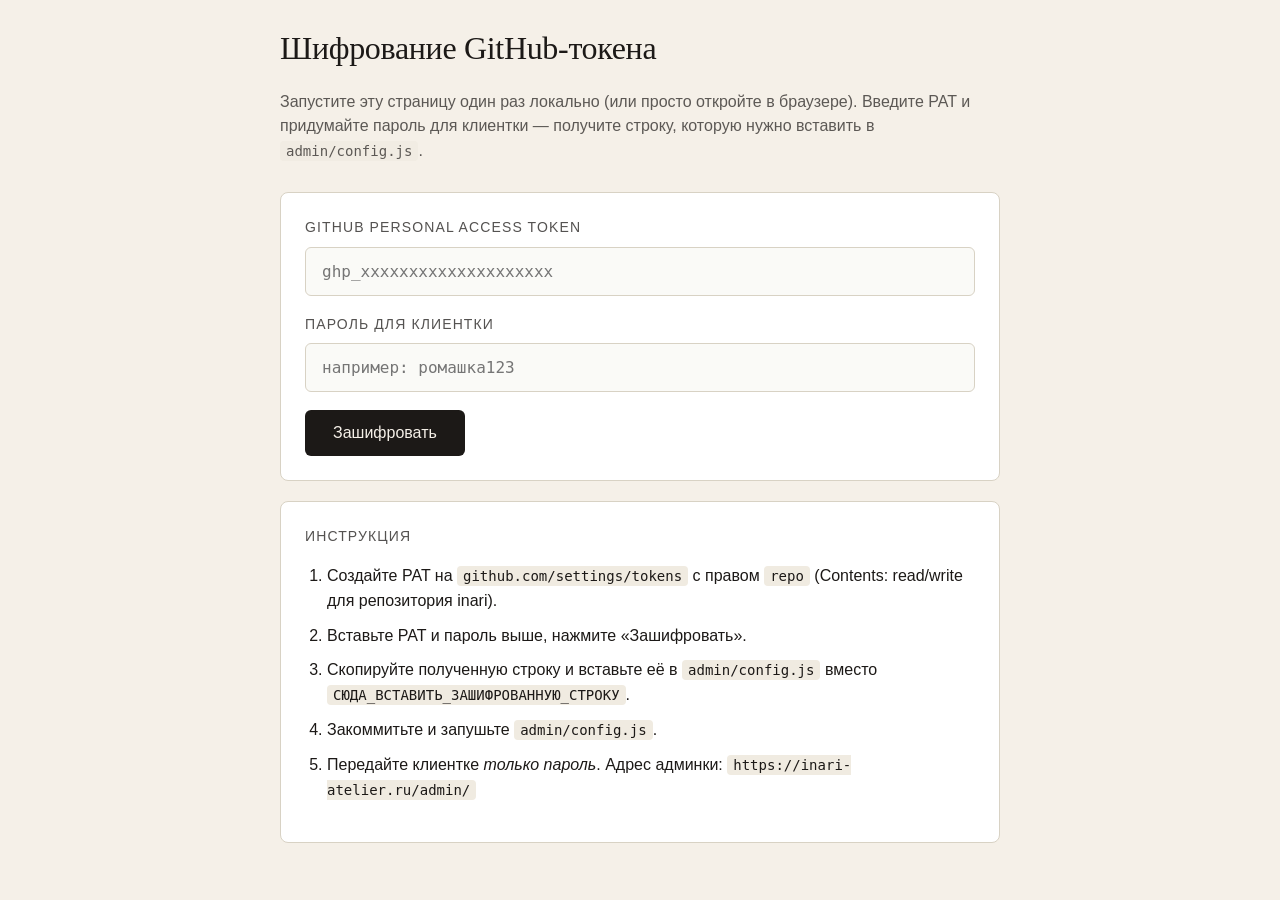
<file: admin/encrypt-token.html>
<!DOCTYPE html>
<html lang="ru">
<head>
<meta charset="UTF-8" />
<meta name="viewport" content="width=device-width, initial-scale=1" />
<meta name="robots" content="noindex,nofollow" />
<title>Шифрование GitHub PAT — Ателье Инари</title>
<style>
  :root {
    --ink: #1c1917;
    --milk: #f5f0e8;
    --gold: #b8963e;
    --border: #d8d2c4;
  }
  * { box-sizing: border-box; }
  body {
    margin: 0;
    padding: 24px;
    background: var(--milk);
    color: var(--ink);
    font-family: 'Inter', -apple-system, BlinkMacSystemFont, sans-serif;
    font-size: 16px;
    line-height: 1.55;
  }
  .wrap { max-width: 720px; margin: 0 auto; }
  h1 {
    font-family: 'Cormorant Garamond', Georgia, serif;
    font-weight: 500;
    font-size: 32px;
    margin: 0 0 8px;
    letter-spacing: -0.01em;
  }
  .sub { opacity: .7; margin-bottom: 28px; }
  .card {
    background: #fff;
    border: 1px solid var(--border);
    border-radius: 8px;
    padding: 24px;
    margin-bottom: 20px;
  }
  label {
    display: block;
    font-weight: 500;
    margin-bottom: 8px;
    font-size: 14px;
    text-transform: uppercase;
    letter-spacing: 0.08em;
    opacity: .75;
  }
  input, textarea {
    width: 100%;
    padding: 14px 16px;
    font-size: 16px;
    font-family: ui-monospace, SFMono-Regular, Menlo, monospace;
    border: 1px solid var(--border);
    border-radius: 6px;
    background: #fafaf7;
    color: var(--ink);
  }
  input:focus, textarea:focus { outline: 2px solid var(--gold); outline-offset: -1px; }
  textarea { min-height: 120px; resize: vertical; word-break: break-all; }
  .row { margin-bottom: 18px; }
  button {
    padding: 14px 28px;
    font-size: 16px;
    font-weight: 500;
    background: var(--ink);
    color: var(--milk);
    border: none;
    border-radius: 6px;
    cursor: pointer;
    font-family: inherit;
  }
  button:hover { background: #000; }
  button.secondary { background: transparent; color: var(--ink); border: 1px solid var(--ink); }
  .result { display: none; }
  .result.show { display: block; }
  .ok { color: #2e7d32; font-weight: 500; margin-top: 12px; }
  ol { padding-left: 22px; }
  ol li { margin-bottom: 10px; }
  code { background: #f0ebe1; padding: 2px 6px; border-radius: 4px; font-size: 14px; }
</style>
</head>
<body>
<div class="wrap">
  <h1>Шифрование GitHub-токена</h1>
  <p class="sub">Запустите эту страницу один раз локально (или просто откройте в браузере). Введите PAT и придумайте пароль для клиентки — получите строку, которую нужно вставить в <code>admin/config.js</code>.</p>

  <div class="card">
    <div class="row">
      <label for="token">GitHub Personal Access Token</label>
      <input id="token" type="text" placeholder="ghp_xxxxxxxxxxxxxxxxxxxx" autocomplete="off" />
    </div>
    <div class="row">
      <label for="password">Пароль для клиентки</label>
      <input id="password" type="text" placeholder="например: ромашка123" autocomplete="off" />
    </div>
    <button id="encrypt-btn">Зашифровать</button>
  </div>

  <div class="card result" id="result">
    <label>Зашифрованная строка — скопируйте её в <code>admin/config.js</code> → <code>encryptedToken</code></label>
    <textarea id="output" readonly></textarea>
    <button class="secondary" id="copy-btn" style="margin-top: 12px;">Скопировать</button>
    <div class="ok" id="copied" style="display:none;">Скопировано в буфер обмена</div>
  </div>

  <div class="card">
    <label>Инструкция</label>
    <ol>
      <li>Создайте PAT на <code>github.com/settings/tokens</code> с правом <code>repo</code> (Contents: read/write для репозитория inari).</li>
      <li>Вставьте PAT и пароль выше, нажмите «Зашифровать».</li>
      <li>Скопируйте полученную строку и вставьте её в <code>admin/config.js</code> вместо <code>СЮДА_ВСТАВИТЬ_ЗАШИФРОВАННУЮ_СТРОКУ</code>.</li>
      <li>Закоммитьте и запушьте <code>admin/config.js</code>.</li>
      <li>Передайте клиентке <em>только пароль</em>. Адрес админки: <code>https://inari-atelier.ru/admin/</code></li>
    </ol>
  </div>
</div>

<script>
  async function encryptToken(token, password) {
    const enc = new TextEncoder();
    const keyMaterial = await crypto.subtle.importKey(
      'raw', enc.encode(password), 'PBKDF2', false, ['deriveKey']
    );
    const salt = crypto.getRandomValues(new Uint8Array(16));
    const key = await crypto.subtle.deriveKey(
      { name: 'PBKDF2', salt, iterations: 100000, hash: 'SHA-256' },
      keyMaterial,
      { name: 'AES-GCM', length: 256 },
      false,
      ['encrypt']
    );
    const iv = crypto.getRandomValues(new Uint8Array(12));
    const encrypted = await crypto.subtle.encrypt(
      { name: 'AES-GCM', iv }, key, enc.encode(token)
    );
    return btoa(JSON.stringify({
      v: 1,
      salt: Array.from(salt),
      iv: Array.from(iv),
      data: Array.from(new Uint8Array(encrypted))
    }));
  }

  document.getElementById('encrypt-btn').addEventListener('click', async () => {
    const token = document.getElementById('token').value.trim();
    const password = document.getElementById('password').value;
    if (!token || !password) {
      alert('Введите и токен, и пароль.');
      return;
    }
    try {
      const result = await encryptToken(token, password);
      document.getElementById('output').value = result;
      document.getElementById('result').classList.add('show');
    } catch (e) {
      alert('Ошибка: ' + e.message);
    }
  });

  document.getElementById('copy-btn').addEventListener('click', async () => {
    const out = document.getElementById('output');
    try {
      await navigator.clipboard.writeText(out.value);
    } catch {
      out.select();
      document.execCommand('copy');
    }
    const ok = document.getElementById('copied');
    ok.style.display = 'block';
    setTimeout(() => { ok.style.display = 'none'; }, 2000);
  });
</script>
</body>
</html>
</file>
